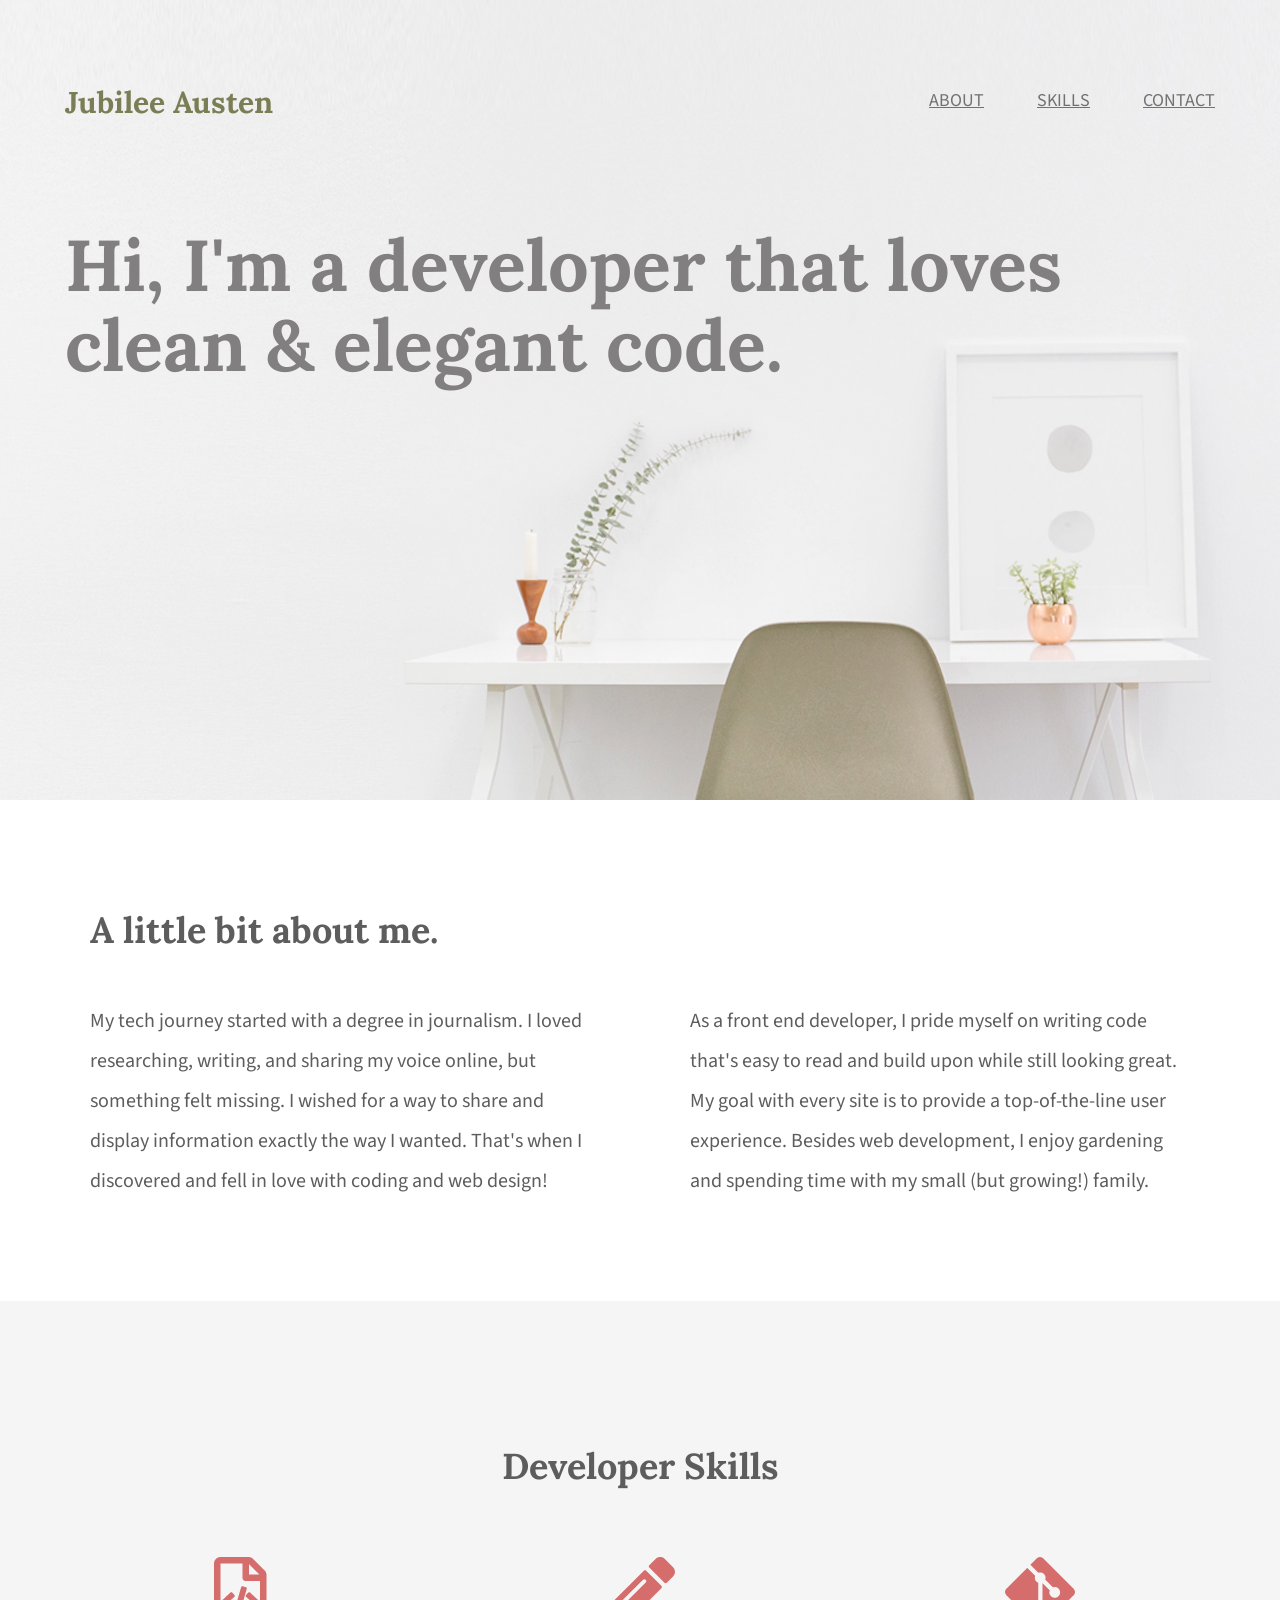
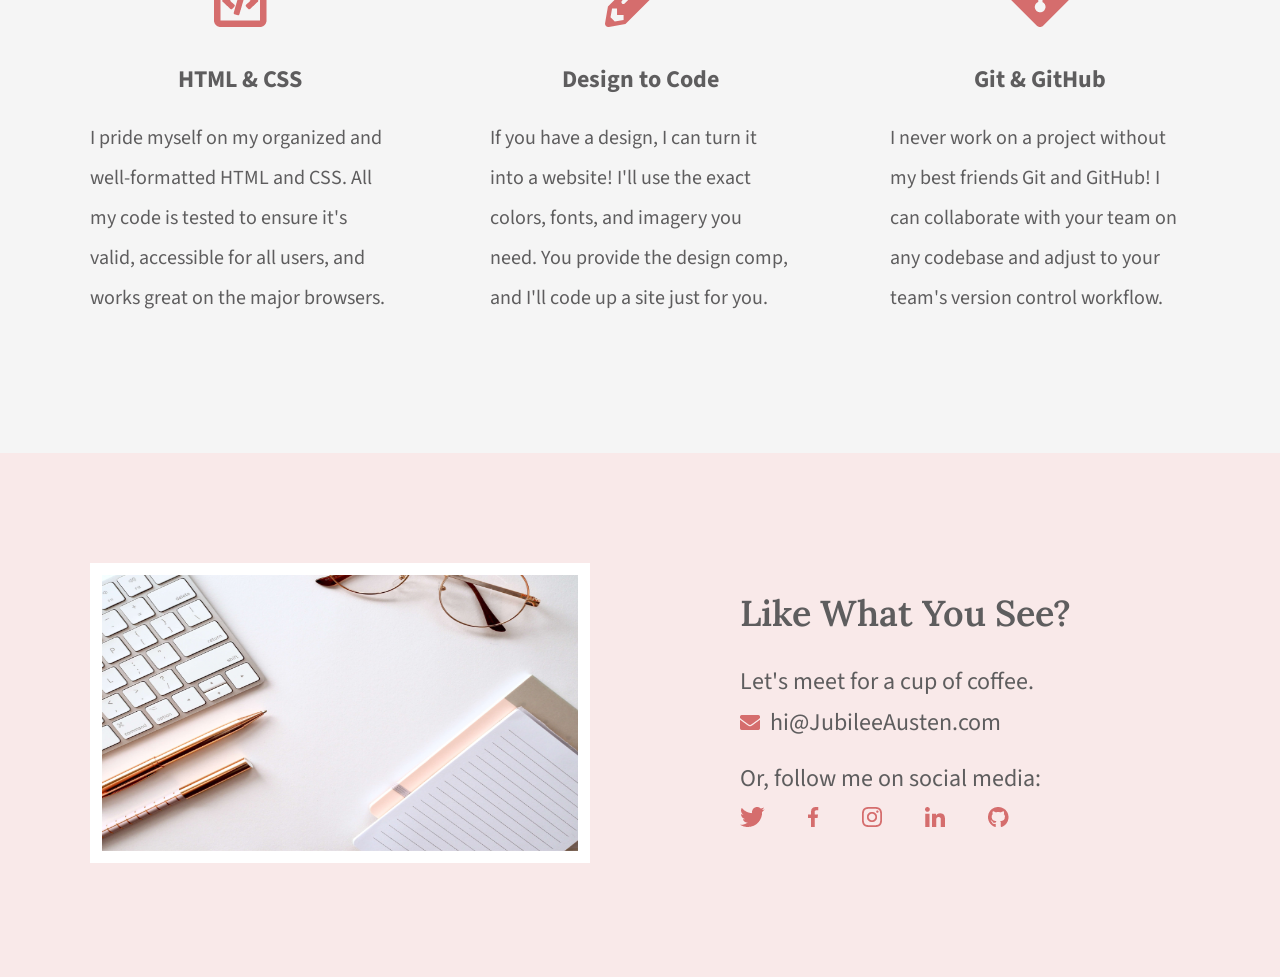
<file: index.html>
<!DOCTYPE html>
<html lang="en">

<head>
    <meta charset="UTF-8">
    <title>Jubilee Austen | Portfolio</title>
        <link rel="stylesheet" href="css/normalize.css">
    <link rel="stylesheet" href="css/main.css">
    <link rel="preconnect" href="https://fonts.googleapis.com">
    <link rel="preconnect" href="https://fonts.gstatic.com" crossorigin>
    <link
        href="https://fonts.googleapis.com/css2?family=Lora:wght@400;600;700&family=Source+Sans+Pro:wght@400;600;700&display=swap"
        rel="stylesheet">
</head>

<body>

    <header class="homepage-hero">
        <div class="content-wrapper">
            <h1>Jubilee Austen</h1>
           <nav>
                <ul>
                    <li><a href="#about">about</a></li>
                    <li><a href="#skills">skills</a></li>
                    <li><a href="#contact">contact</a></li>
                </ul>
            </nav>
            <h2>Hi, I'm a developer that loves clean & elegant code.</h2>
        </div>
    </header>
    <main>
        <section id="about">
            <div class="content-wrapper">
                <h2>A little bit about me.</h2>
                <p>My tech journey started with a degree in journalism. I loved researching, writing, and sharing my voice online, but something felt missing. I wished for a way to share and display information exactly the way I wanted. That's when I discovered and fell in love with coding and web design!</p>
                <p>As a front end developer, I pride myself on writing code that's easy to read and build upon while still looking great. My goal with every site is to provide a top-of-the-line user experience. Besides web development, I enjoy gardening and spending time with my small (but growing!) family.</p>
            </div>
        </section>
        <section id="skills">
            <div class="content-wrapper">
                <h2>Developer Skills</h2>
                <div class="skill-list">
                    <img src="img/html-icon.png" alt="html icon">
                    <h3>HTML & CSS</h3>
                    <p>I pride myself on my organized and well-formatted HTML and CSS. All my code is tested to ensure it's valid, accessible for all users, and works great on the major browsers.</p>
                </div>
                <div class="skill-list">
                    <img src="img/pencil-icon.png" alt="pencil icon">
                    <h3>Design to Code</h3>
                    <p>If you have a design, I can turn it into a website! I'll use the exact colors, fonts, and imagery you need. You provide the design comp, and I'll code up a site just for you.</p>
                </div>
                <div class="skill-list">
                    <img src="img/git-icon.png" alt="GitHub icon">
                    <h3>Git & GitHub</h3>
                    <p>I never work on a project without my best friends Git and GitHub! I can collaborate with your team on any codebase and adjust to your team's version control workflow.</p>
                </div>
            </div>
        </section>
    </main>
    <footer id="contact">
        <div class="content-wrapper">
          <div class="contact-image">
                <img src="img/jess-bailey-q10VITrVYUM-unsplash.png" alt="work desk with a keyboard, pen, glasses, and notebook" id="contact-img"> 
            </div>
            <div class="contact-info">
                <h2>Like What You See?</h2>
                <h3 id="email-header">Let's meet for a cup of coffee.</h3>
                <a href="mailto:hi@jubileeausten.com"><img src="img/envelope.png" alt="envelope icon" id="envelope">hi@JubileeAusten.com</a>
                <h3 id="socialmedia-header">Or, follow me on social media:</h3>
                <ul>
                    <li><a href="https://twitter.com/home" target="_blank"><img src="img/twitter.png" alt="Twitter icon"></a></li>
                    <li><a href="https://www.facebook.com" target="_blank"><img src="img/facebook.png" alt="Facebook icon"></a></li>
                    <li><a href="https://www.instagram.com" target="_blank"><img src="img/instagram.png" alt="Instagram icon"></a></li>
                    <li><a href="https://www.linkedin.com" target="_blank"><img src="img/linkedin.png" alt="LinkedIn icon"></a></li>
                    <li><a href="https://github.com" target="_blank"><img src="img/github.png" alt="GitHub icon"></a></li>
                </ul>
            </div>
        </div>
    </footer>


</body>

</html>
</file>
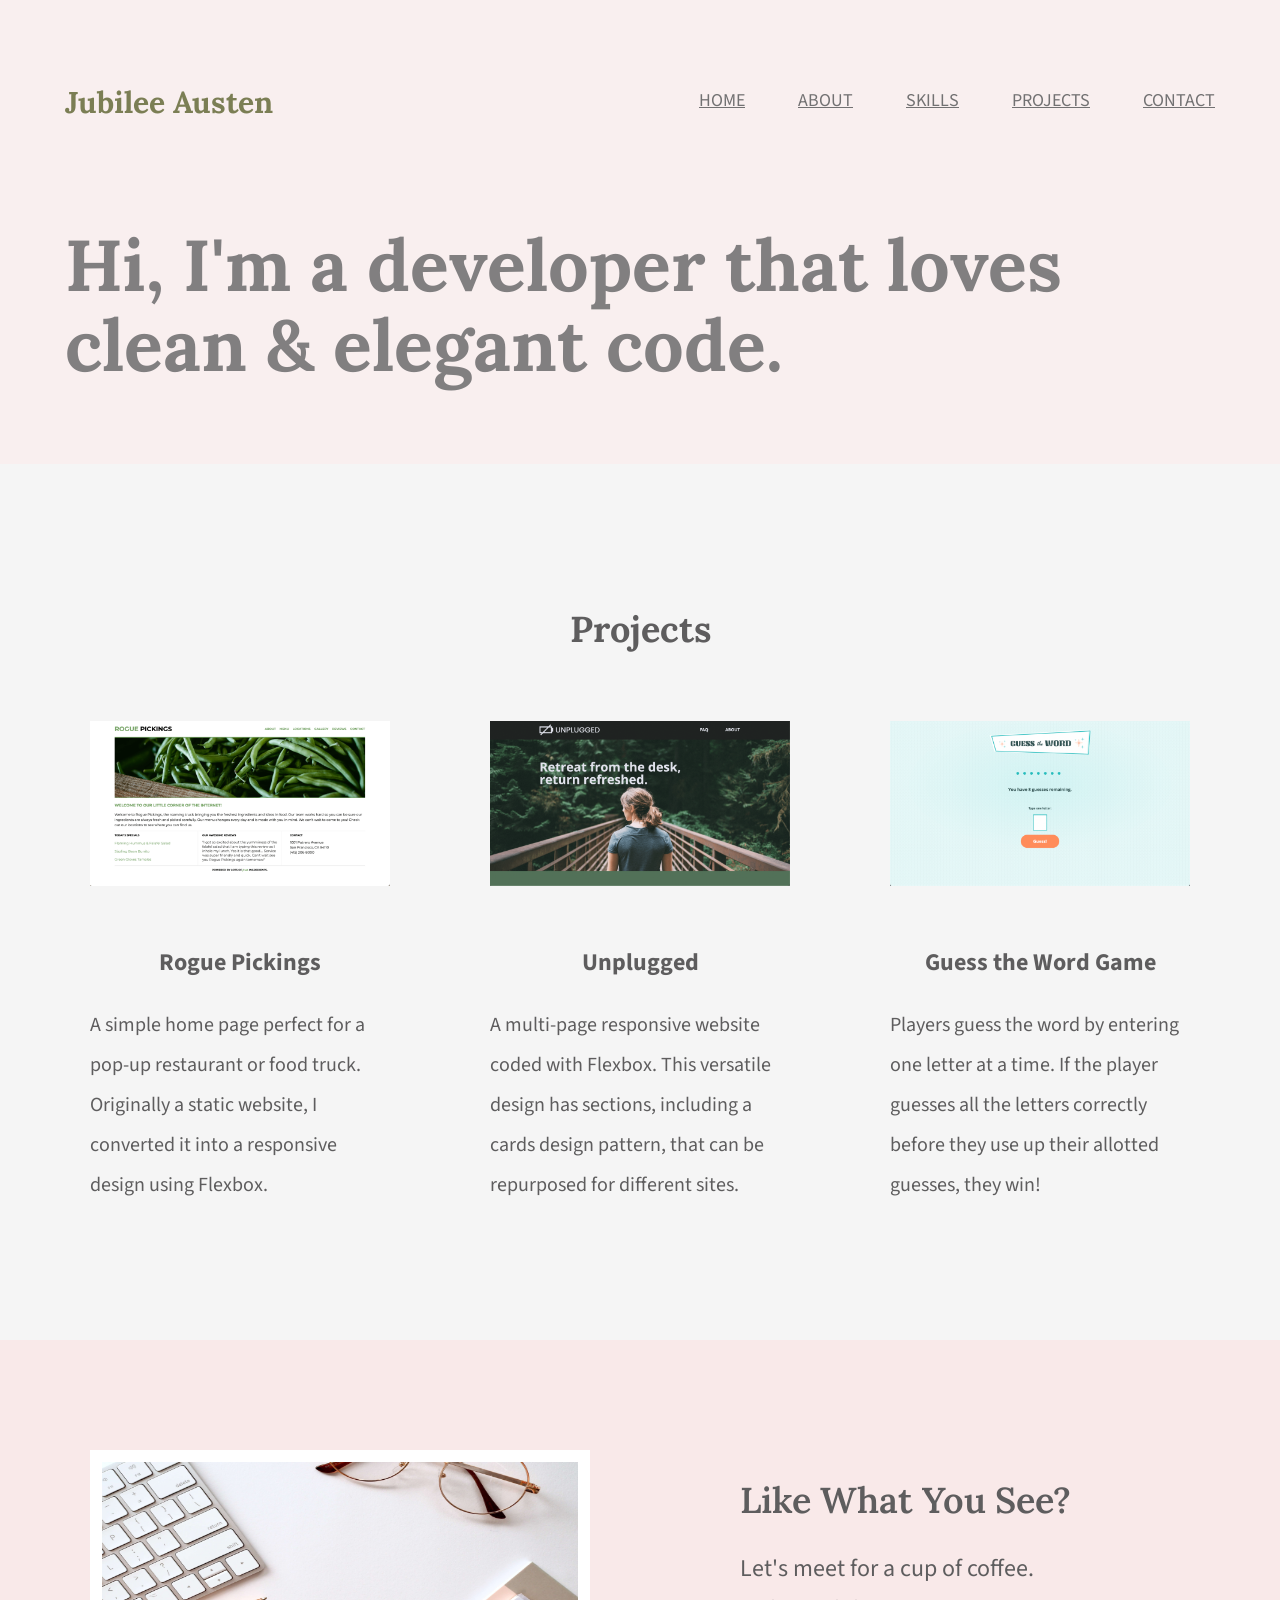
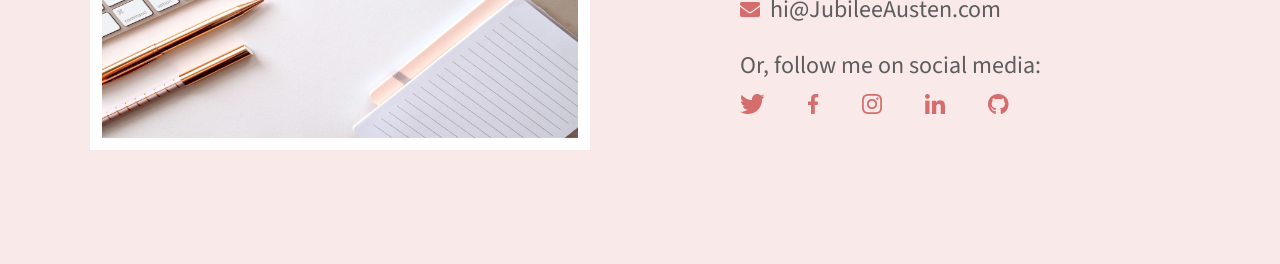
<file: projects/index.html>
<!DOCTYPE html>
<html lang="en">

<head>
    <meta charset="UTF-8">
    <title>Projects | Portfolio</title>
    <link rel="stylesheet" href="../css/normalize.css">
    <link rel="stylesheet" href="../css/main.css">
    <link rel="preconnect" href="https://fonts.googleapis.com">
    <link rel="preconnect" href="https://fonts.gstatic.com" crossorigin>
    <link
        href="https://fonts.googleapis.com/css2?family=Lora:wght@400;600;700&family=Source+Sans+Pro:wght@400;600;700&display=swap"
        rel="stylesheet">
</head>

<body>
    <header class="extra-hero">
        <div class="content-wrapper">
            <h1>Jubilee Austen</h1>
            <nav>
                <ul>
                    <li><a href="../index.html">home</a></li>
                    <li><a href="../index.html#about">about</a></li>
                    <li><a href="../index.html#skills">skills</a></li>
                    <li><a href="#">projects</a></li>
                    <li><a href="../index.html#contact">contact</a></li>
                </ul>
            </nav>
            <h2>Hi, I'm a developer that loves clean & elegant code.</h2>
        </div>
    </header>
    <main>
          <section id="projects">
            <div class="content-wrapper">
                <h2>Projects</h2>
                <div class="project-piece">
                    <a href="https://skillcrush.github.io/206-rogue_pickings/" target="_blank"><img
                            src="../img/rogue-pickings.png" alt="Rogue Pickings 
                            Site"></a>
                    <h3>Rogue Pickings</h3>
                    <p>A simple home page perfect for a pop-up restaurant or food truck. Originally a static website, I
                        converted it into a responsive design using Flexbox.</p>
                </div>
                <div class="project-piece">
                    <a href="https://skillcrush.github.io/206-unplugged_retreat/" target="_blank"><img
                            src="../img/unplugged.png" alt="Unplugged Site"></a>
                    <h3>Unplugged</h3>
                    <p>A multi-page responsive website coded with Flexbox. This versatile design has sections, including
                        a cards design pattern, that can be repurposed for different sites.</p>
                </div>
                <div class="project-piece">
                    <a href="https://skillcrush.github.io/guess-the-word/" target="_blank"><img
                            src="../img/guess-the-word-game.png" alt="Guess the Word Game"></a>
                    <h3>Guess the Word Game</h3>
                    <p>Players guess the word by entering one letter at a time. If the player guesses all the letters
                        correctly before they use up their allotted guesses, they win!</p>
                </div>
            </div>
        </section>
       
    </main>
    <footer id="contact">
        <div class="content-wrapper">
            <div class="contact-image">
                <img src="../img/jess-bailey-q10VITrVYUM-unsplash.png"
                    alt="work desk with a keyboard, pen, glasses, and notebook" id="contact-img">
            </div>
            <div class="contact-info">
                <h2>Like What You See?</h2>
                <h3 id="email-header">Let's meet for a cup of coffee.</h3>
                <a href="mailto:me@jubileeausten.com"><img src="../img/envelope.png" alt="envelope icon"
                        id="envelope">hi@JubileeAusten.com</a>
                <h3 id="socialmedia-header">Or, follow me on social media:</h3>
                <ul>
                    <li><a href="https://twitter.com/home" target="_blank"><img src="../img/twitter.png" alt="Twitter icon"></a></li>
                    <li><a href="https://www.facebook.com" target="_blank"><img src="../img/facebook.png" alt="Facebook icon"></a></li>
                    <li><a href="https://www.instagram.com" target="_blank"><img src="../img/instagram.png" alt="Instagram icon"></a></li>
                    <li><a href="https://www.linkedin.com" target="_blank"><img src="../img/linkedin.png" alt="LinkedIn icon"></a></li>
                    <li><a href="https://github.com" target="_blank"><img src="../img/github.png" alt="GitHub icon"></a></li>
                </ul>
            </div>
        </div>
    </footer>
</body>

</html>
</file>
<file: css/main.css>
/****** Global Styles ******/
body {
    font-family: 'Source Sans Pro', sans-serif;
    color: #5e5d5e;
}

.content-wrapper {
    width: 1200px;
    margin: 0 auto;
    overflow: auto;
}





/****** Header Styles ******/
.homepage-hero {
    background: url('../img/full-background.png'), #f9efef;
    background-size: cover;
    background-position: center;
    height: 800px;
}

header h1 {
    float: left;
    width: 300px;
    font-family: 'Lora', serif;
    font-size: 30px;
    color: #7b7e54;
    padding: 65px 0 65px 25px;
}

header nav {
    width: 800px;
    float: right;
    text-align: right;
    padding: 75px 25px 75px 0;
}

nav ul li {
    display: inline-block;
}

nav ul li a {
    text-transform: uppercase;
    font-size: 18px;
    color: #727172;
    padding-left: 50px;
}

header h2 {
    width: 1000px;
    clear: both;
    font-family: 'Lora', serif;
    font-size: 72px;
    line-height: 80px;
    color: #817f80;
    padding: 20px 0 20px 25px;
}

/****** About Styles ******/
#about .content-wrapper {
    padding: 80px 0;
}

#about h2 {
    font-family: 'Lora', serif;
    font-size: 36px;
    padding-left: 50px;
}

#about p {
    float: left;
    width: 500px;
    font-size: 20px;
    line-height: 40px;
    padding: 0 50px;
}

/****** Skill Styles ******/
#skills {
    background: #f5f5f5;
    text-align: center;
}

#skills .content-wrapper {
    padding: 115px 0;
}

#skills .skill-list {
    float: left;
    width: 300px;
    padding: 0 50px;
}

#skills h2 {
    font-family: 'Lora', serif;
    font-size: 36px;
    padding-bottom: 40px;
}

#skills h3 {
    font-size: 24px;
    line-height: 36px;
    margin: 30px 0 20px 0;
}

#skills p {
    font-size: 20px;
    line-height: 40px;
    text-align: left;
}

/****** Contact Styles ******/
#contact {
    background: #f9e9e9;
}

#contact .content-wrapper {
    padding: 110px 0;
}

#contact .contact-image {
    float: left;
    width: 600px;
}

#contact #contact-img {
    width: 500px;
    height: 300px;
    border: 12px solid #ffffff;
    margin: 0 50px;
    box-sizing: border-box;
}

#contact .contact-info {
    float: left;
    width: 600px;
    padding-left: 100px;
    box-sizing: border-box;
}

#contact h2 {
    font-family: "Lora", serif;
    font-weight: 600;
    font-size: 36px;
    margin: 30px 0;
}

#contact h3 {
    font-size: 24px;
    font-weight: 400;
    line-height: 36px;
}

#contact #email-header {
    margin-bottom: 5px;
}

#contact #socialmedia-header {
    margin: 20px 0 5px 0;
}

#contact #envelope {
    padding-right: 10px;
}

#contact a {
    text-decoration: none;
    color: #5e5d5e;
    font-size: 24px;
    line-height: 36px;
}

#contact ul {
    margin-top: 0;
    padding-left: 0;
}

#contact ul li {
    display: inline-block;
}

#contact ul img {
    padding-right: 40px;
}





/****** Projects Page Styles ******/
/****** Projects Page Header Styles ******/
header.extra-hero {
    background: #f9efef;
}

/****** Projects Page Projects Styles ******/
#projects {
    background: #f5f5f5;
    text-align: center;
}
#projects .content-wrapper {
    padding: 115px 0;
}

#projects .project-piece {
    float: left;
    width: 300px;
    padding: 0 50px;
}

#projects h2 {
    font-family: 'Lora', serif;
    font-size: 36px;
    padding-bottom: 40px;
}

#projects img {
    width: 300px;
    padding-bottom: 30px;
}

#projects h3 {
    font-size: 24px;
    line-height: 36px;
}

#projects p {
    font-size: 20px;
    line-height: 40px;
    text-align: left;
}
</file>
